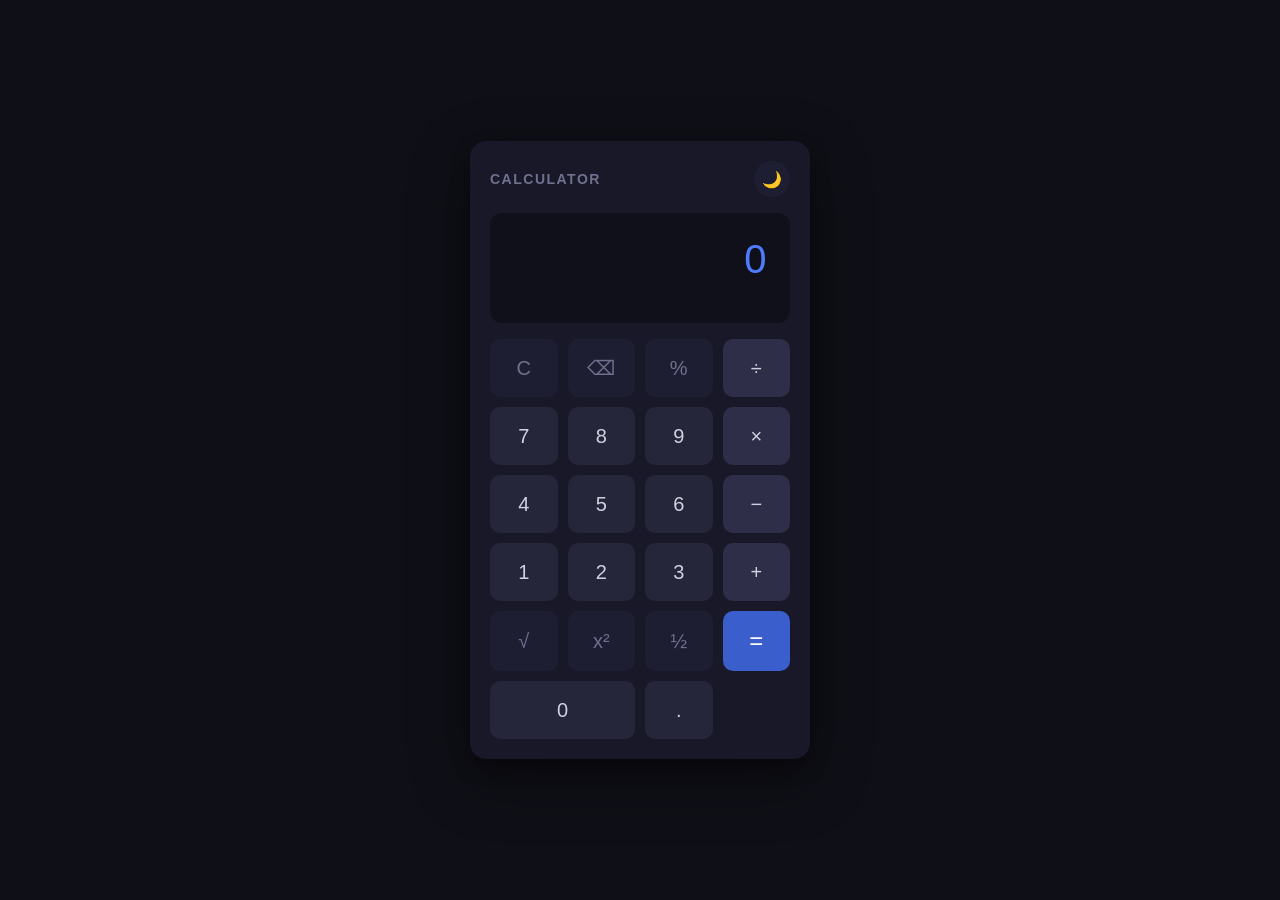
<file: web_apps/1_calculator/index.html>
<!DOCTYPE html>
<html lang="en">

<head>
    <meta charset="UTF-8">
    <meta name="viewport" content="width=device-width, initial-scale=1.0">
    <title>Calculator</title>
    <link rel="stylesheet" href="style.css">
</head>

<body>
    <div class="calculator">
        <header>
            <span class="logo">Calculator</span>
            <button class="theme-btn" id="themeToggle" aria-label="Toggle theme">🌙</button>
        </header>
        <div class="display">
            <div class="result" id="result">0</div>
            <div class="expression" id="expression">&nbsp;</div>
        </div>
        <div class="buttons">
            <button class="btn func" data-action="clear">C</button>
            <button class="btn func" data-action="backspace">⌫</button>
            <button class="btn func" data-action="percent">%</button>
            <button class="btn op" data-action="divide">÷</button>

            <button class="btn num" data-value="7">7</button>
            <button class="btn num" data-value="8">8</button>
            <button class="btn num" data-value="9">9</button>
            <button class="btn op" data-action="multiply">×</button>

            <button class="btn num" data-value="4">4</button>
            <button class="btn num" data-value="5">5</button>
            <button class="btn num" data-value="6">6</button>
            <button class="btn op" data-action="subtract">−</button>

            <button class="btn num" data-value="1">1</button>
            <button class="btn num" data-value="2">2</button>
            <button class="btn num" data-value="3">3</button>
            <button class="btn op" data-action="add">+</button>

            <button class="btn func" data-action="sqrt">√</button>
            <button class="btn func" data-action="square">x²</button>
            <button class="btn func" data-action="half">½</button>
            <button class="btn equals" data-action="equals">=</button>

            <button class="btn num span-two" data-value="0">0</button>
            <button class="btn num" data-value=".">.</button>
        </div>
    </div>
    <script src="script.js"></script>
</body>

</html>
</file>
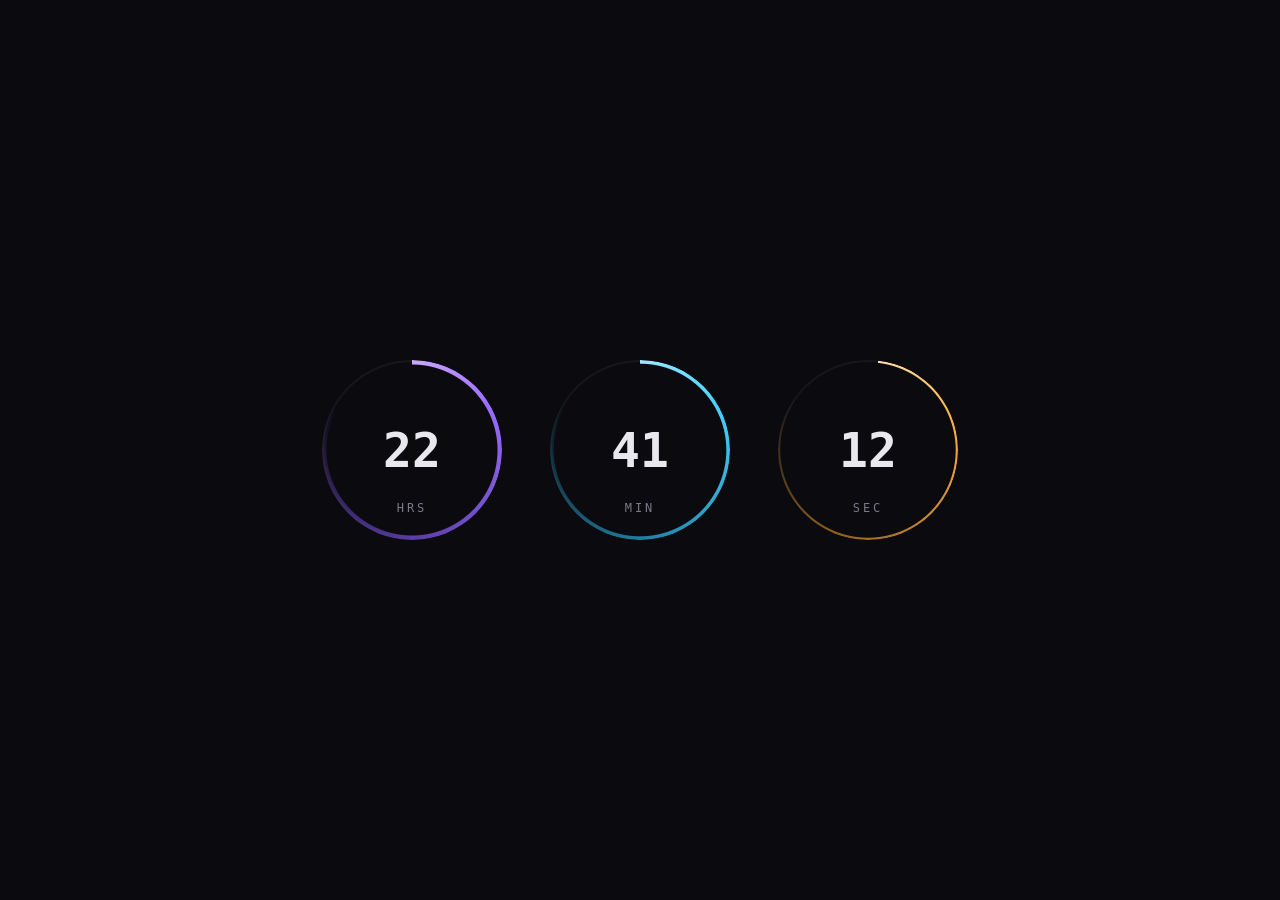
<file: web_apps/2_clock/index.html>
<!DOCTYPE html>
<html lang="en">

<head>
  <meta charset="UTF-8">
  <meta name="viewport" content="width=device-width, initial-scale=1.0">
  <title>Vibe Clock</title>
  <link rel="stylesheet" href="styles.css">
</head>

<body>
  <main class="clock"></main>
  <script type="module" src="js/clock.js"></script>
</body>

</html>
</file>
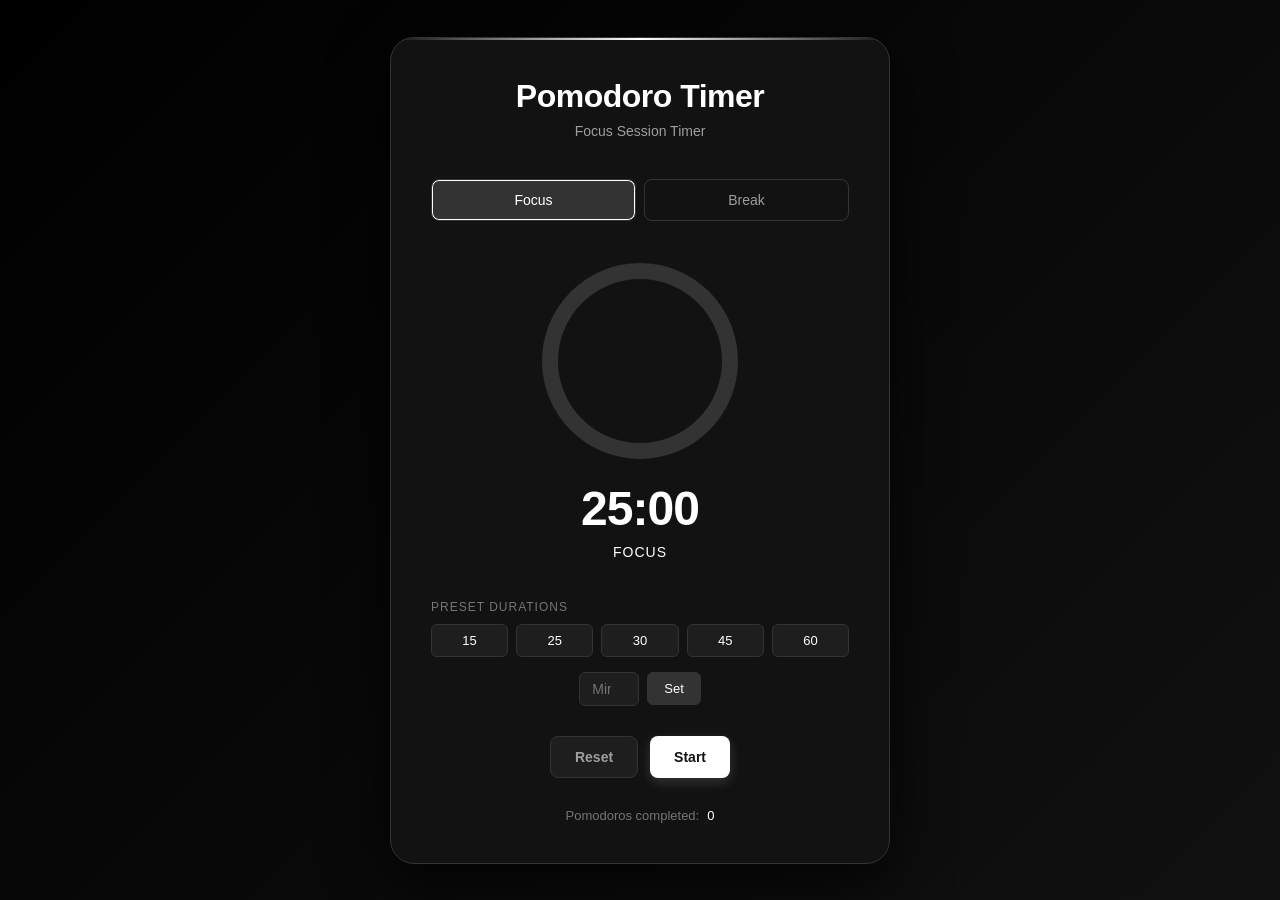
<file: web_apps/3_pomodoro_timer/index.html>
<!DOCTYPE html>
<html lang="en">

<head>
    <meta charset="UTF-8">
    <meta name="viewport" content="width=device-width, initial-scale=1.0">
    <title>Pomodoro Timer</title>
    <link rel="stylesheet" href="style.css">
</head>

<body>
    <div class="container">
        <div class="glow-effect"></div>

        <div class="header">
            <h1>Pomodoro Timer</h1>
            <div class="subtitle">Focus Session Timer</div>
        </div>

        <div class="mode-selector">
            <button class="mode-btn active" data-mode="focus">Focus</button>
            <button class="mode-btn" data-mode="break">Break</button>
        </div>

        <div class="timer-container" id="timerContainer">
            <svg class="progress-ring" viewBox="0 0 100 100">
                <defs>
                    <linearGradient id="gradient" x1="0%" y1="0%" x2="100%" y2="100%">
                        <stop offset="0%" style="stop-color: #ffffff; stop-opacity: 1" />
                        <stop offset="100%" style="stop-color: #9e9e9e; stop-opacity: 1" />
                    </linearGradient>
                </defs>
                <circle class="progress-ring__circle-bg" cx="50" cy="50" r="45" fill="none" stroke="#333333"
                    stroke-width="8" />
                <circle class="progress-ring__circle" cx="50" cy="50" r="45" stroke-dasharray="282.7"
                    stroke-dashoffset="282.7" />
            </svg>
            <div class="timer-display" id="timerDisplay">25:00</div>
            <div class="mode-label" id="modeLabel">FOCUS</div>
        </div>

        <div class="controls-section">
            <div class="durations">
                <div class="durations-label">Preset Durations</div>
                <div class="duration-buttons">
                    <button class="duration-btn" data-duration="15">15</button>
                    <button class="duration-btn" data-duration="25">25</button>
                    <button class="duration-btn" data-duration="30">30</button>
                    <button class="duration-btn" data-duration="45">45</button>
                    <button class="duration-btn" data-duration="60">60</button>
                </div>
                <div class="custom-duration">
                    <input type="number" class="custom-input" id="customMinutes" placeholder="Min" min="1" max="120">
                    <button class="set-duration-btn" id="setCustomDuration">Set</button>
                </div>
            </div>
        </div>

        <div class="action-buttons">
            <button class="action-btn secondary" id="resetBtn">Reset</button>
            <button class="action-btn primary" id="startBtn">Start</button>
        </div>

        <div class="stats">
            <span>Pomodoros completed:</span>
            <span class="stat-value" id="pomodoroCount">0</span>
        </div>
    </div>

    <script type="module" src="js/app.js"></script>
</body>

</html>
</file>
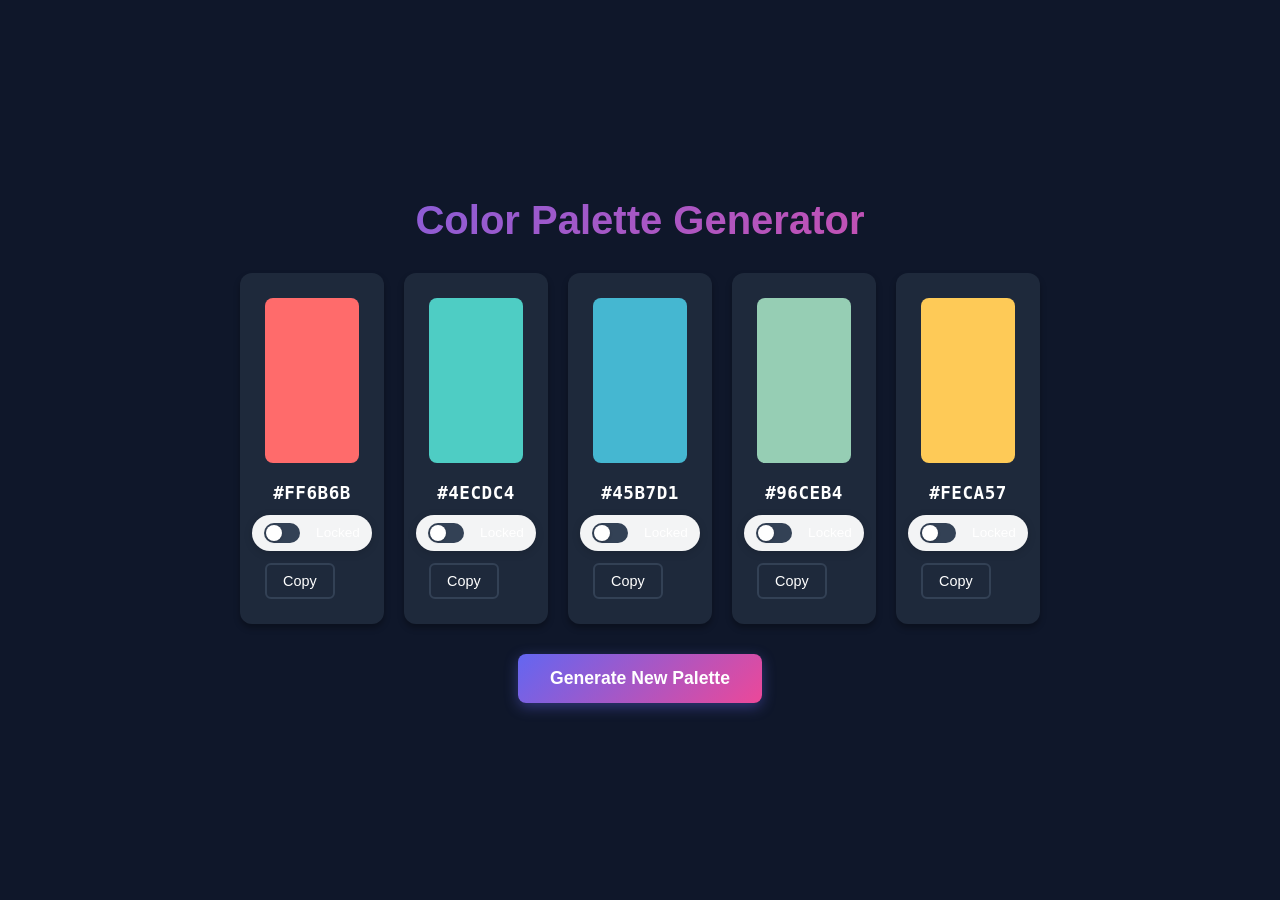
<file: web_apps/4_color_palette_generator/index.html>
<!DOCTYPE html>
<html lang="en">

<head>
    <meta charset="UTF-8">
    <meta name="viewport" content="width=device-width, initial-scale=1.0">
    <title>Color Palette Generator</title>
    <link rel="stylesheet" href="styles.css">
</head>

<body>
    <div class="container">
        <h1>Color Palette Generator</h1>

        <div class="palette-container">
            <div class="color-card">
                <div class="color-display" style="background-color: #FF6B6B"></div>
                <div class="card-content">
                    <div class="hex-value">#FF6B6B</div>
                    <div class="lock-toggle-row">
                        <div class="lock-toggle">
                            <input type="checkbox" class="toggle-input" id="lock-0">
                            <label class="toggle-label" for="lock-0">
                                <span class="toggle-track">
                                    <span class="toggle-thumb"></span>
                                </span>
                                <span class="toggle-text">Locked</span>
                            </label>
                        </div>
                    </div>
                    <div class="card-controls">
                        <button class="copy-btn" title="Copy HEX value">Copy</button>
                    </div>
                    <div class="copy-feedback">Copied!</div>
                </div>
            </div>

            <div class="color-card">
                <div class="color-display" style="background-color: #4ECDC4"></div>
                <div class="card-content">
                    <div class="hex-value">#4ECDC4</div>
                    <div class="lock-toggle-row">
                        <div class="lock-toggle">
                            <input type="checkbox" class="toggle-input" id="lock-1">
                            <label class="toggle-label" for="lock-1">
                                <span class="toggle-track">
                                    <span class="toggle-thumb"></span>
                                </span>
                                <span class="toggle-text">Locked</span>
                            </label>
                        </div>
                    </div>
                    <div class="card-controls">
                        <button class="copy-btn" title="Copy HEX value">Copy</button>
                    </div>
                    <div class="copy-feedback">Copied!</div>
                </div>
            </div>

            <div class="color-card">
                <div class="color-display" style="background-color: #45B7D1"></div>
                <div class="card-content">
                    <div class="hex-value">#45B7D1</div>
                    <div class="lock-toggle-row">
                        <div class="lock-toggle">
                            <input type="checkbox" class="toggle-input" id="lock-2">
                            <label class="toggle-label" for="lock-2">
                                <span class="toggle-track">
                                    <span class="toggle-thumb"></span>
                                </span>
                                <span class="toggle-text">Locked</span>
                            </label>
                        </div>
                    </div>
                    <div class="card-controls">
                        <button class="copy-btn" title="Copy HEX value">Copy</button>
                    </div>
                    <div class="copy-feedback">Copied!</div>
                </div>
            </div>

            <div class="color-card">
                <div class="color-display" style="background-color: #96CEB4"></div>
                <div class="card-content">
                    <div class="hex-value">#96CEB4</div>
                    <div class="lock-toggle-row">
                        <div class="lock-toggle">
                            <input type="checkbox" class="toggle-input" id="lock-3">
                            <label class="toggle-label" for="lock-3">
                                <span class="toggle-track">
                                    <span class="toggle-thumb"></span>
                                </span>
                                <span class="toggle-text">Locked</span>
                            </label>
                        </div>
                    </div>
                    <div class="card-controls">
                        <button class="copy-btn" title="Copy HEX value">Copy</button>
                    </div>
                    <div class="copy-feedback">Copied!</div>
                </div>
            </div>

            <div class="color-card">
                <div class="color-display" style="background-color: #FECA57"></div>
                <div class="card-content">
                    <div class="hex-value">#FECA57</div>
                    <div class="lock-toggle-row">
                        <div class="lock-toggle">
                            <input type="checkbox" class="toggle-input" id="lock-4">
                            <label class="toggle-label" for="lock-4">
                                <span class="toggle-track">
                                    <span class="toggle-thumb"></span>
                                </span>
                                <span class="toggle-text">Locked</span>
                            </label>
                        </div>
                    </div>
                    <div class="card-controls">
                        <button class="copy-btn" title="Copy HEX value">Copy</button>
                    </div>
                    <div class="copy-feedback">Copied!</div>
                </div>
            </div>
        </div>

        <button class="generate-btn" id="generateBtn">Generate New Palette</button>
    </div>

    <script src="script.js"></script>
</body>

</html>
</file>
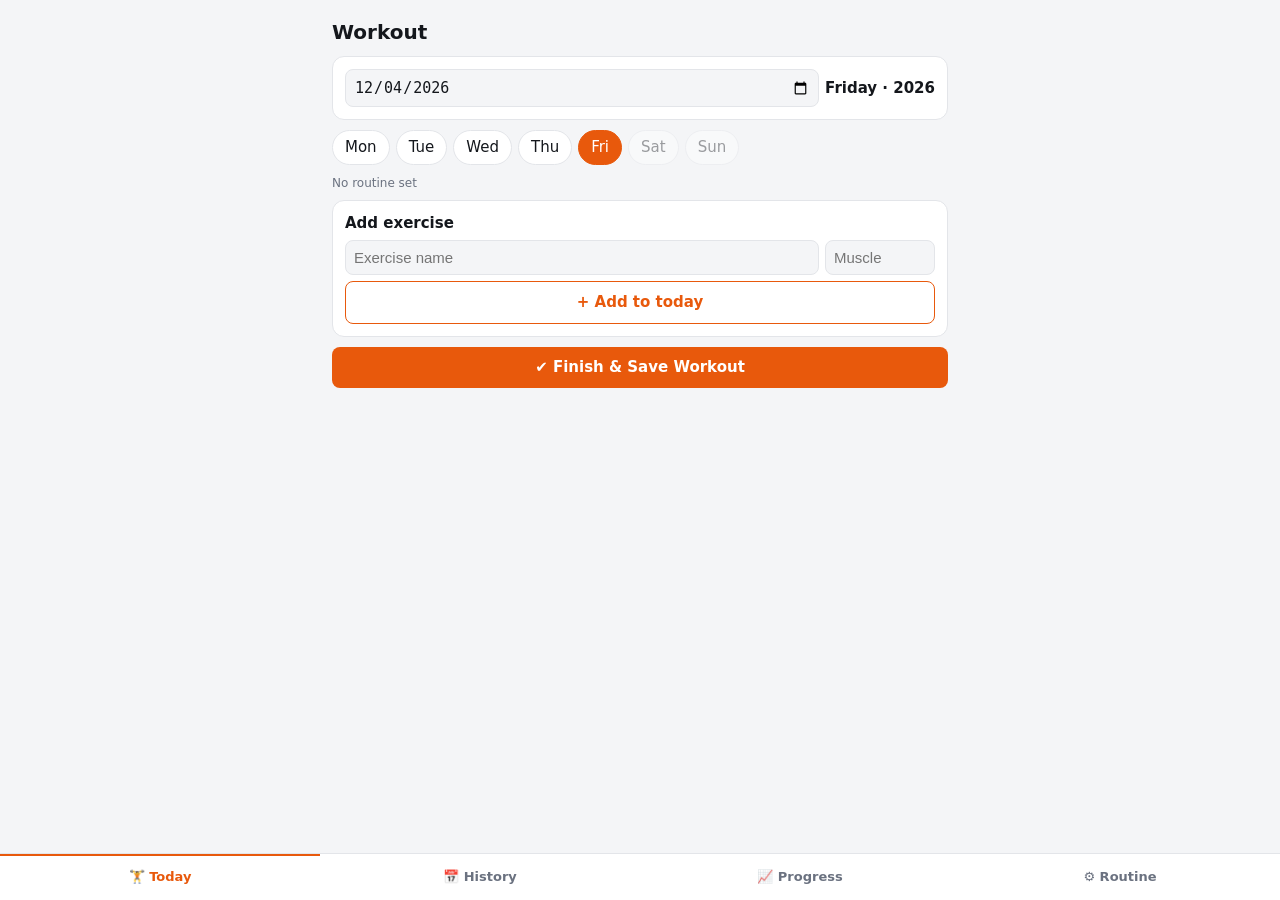
<file: web_apps/5_gym_progression_tracker/index.html>
<!DOCTYPE html>
<html lang="en">

<head>
  <meta charset="utf-8">
  <meta name="viewport" content="width=device-width, initial-scale=1, viewport-fit=cover">
  <title>Gym Tracker</title>
  <script>
    // Apply a stored theme before the stylesheet paints, so a dark-mode user
    // never gets a flash of the light palette on reload. The runtime app owns
    // changes after boot; this only covers the first paint.
    try {
      var t = JSON.parse(localStorage.getItem('gym_theme'));
      if (t === 'light' || t === 'dark') document.documentElement.setAttribute('data-theme', t);
      else if (t === 'system') document.documentElement.removeAttribute('data-theme');
    } catch (e) { }
  </script>
  <link rel="stylesheet" href="css/style.css">
</head>

<body>
  <main id="v"></main>
  <nav id="nav"></nav>
  <script src="js/store.js" defer></script>
  <script src="js/app.js" defer></script>
</body>

</html>
</file>
<file: web_apps/1_calculator/style.css>
*,
*::before,
*::after {
    margin: 0;
    padding: 0;
    box-sizing: border-box;
}

:root {
    --bg-page: #0f0f17;
    --bg-calc: #181828;
    --bg-display: #10101a;
    --btn-num-bg: #26263a;
    --btn-num-hover: #30304a;
    --btn-num-active: #3a3a55;
    --btn-op-bg: #2e2e48;
    --btn-op-hover: #383858;
    --btn-op-active: #424268;
    --btn-func-bg: #1e1e32;
    --btn-func-hover: #282842;
    --btn-func-active: #323252;
    --btn-equals-bg: #3a5fcc;
    --btn-equals-hover: #4a6fdc;
    --btn-equals-active: #2a4fbc;
    --text-primary: #e0e0ee;
    --text-secondary: #707090;
    --text-result: #4f7cff;
    --text-btn: #d0d0e0;
    --text-btn-op: #d0d0e0;
    --border: #28283e;
    --shadow: rgba(0, 0, 0, 0.4);
}

[data-theme="light"] {
    --bg-page: #c0c0ca;
    --bg-calc: #d0d0da;
    --bg-display: #dadae2;
    --btn-num-bg: #b8b8c4;
    --btn-num-hover: #a8a8b4;
    --btn-num-active: #9898a4;
    --btn-op-bg: #a8a8b6;
    --btn-op-hover: #9898a6;
    --btn-op-active: #888896;
    --btn-func-bg: #c4c4ce;
    --btn-func-hover: #b4b4be;
    --btn-func-active: #a4a4ae;
    --btn-equals-bg: #2a4fbc;
    --btn-equals-hover: #3a5fcc;
    --btn-equals-active: #1a3f9c;
    --text-primary: #18182a;
    --text-secondary: #585878;
    --text-result: #2a4fbc;
    --text-btn: #18182a;
    --text-btn-op: #18182a;
    --border: #b0b0bc;
    --shadow: rgba(0, 0, 0, 0.15);
}

body {
    font-family: -apple-system, BlinkMacSystemFont, 'Segoe UI', Roboto, Oxygen, Ubuntu, sans-serif;
    background: var(--bg-page);
    display: flex;
    justify-content: center;
    align-items: center;
    min-height: 100vh;
    transition: background 0.3s ease;
    -webkit-tap-highlight-color: transparent;
    user-select: none;
}

.calculator {
    background: var(--bg-calc);
    border-radius: 16px;
    padding: 20px;
    width: 340px;
    box-shadow: 0 20px 60px var(--shadow), 0 8px 20px rgba(0, 0, 0, 0.3);
    transition: background 0.3s ease, box-shadow 0.3s ease;
}

header {
    display: flex;
    justify-content: space-between;
    align-items: center;
    margin-bottom: 16px;
}

.logo {
    font-size: 14px;
    font-weight: 600;
    letter-spacing: 1.5px;
    text-transform: uppercase;
    color: var(--text-secondary);
    transition: color 0.3s ease;
}

.theme-btn {
    background: var(--btn-func-bg);
    border: none;
    color: var(--text-primary);
    width: 36px;
    height: 36px;
    border-radius: 50%;
    cursor: pointer;
    font-size: 16px;
    display: flex;
    align-items: center;
    justify-content: center;
    transition: background 0.2s ease, color 0.3s ease;
}

.theme-btn:hover {
    background: var(--btn-func-hover);
}

.theme-btn:active {
    background: var(--btn-func-active);
}

.display {
    background: var(--bg-display);
    border-radius: 12px;
    padding: 20px 24px;
    margin-bottom: 16px;
    min-height: 110px;
    display: flex;
    flex-direction: column;
    justify-content: flex-end;
    align-items: flex-end;
    transition: background 0.3s ease;
    overflow: hidden;
}

.expression {
    font-size: 14px;
    color: var(--text-secondary);
    min-height: 20px;
    word-break: break-all;
    text-align: right;
    width: 100%;
    transition: color 0.3s ease;
    line-height: 1.4;
}

.result {
    font-size: 40px;
    font-weight: 300;
    color: var(--text-result);
    word-break: break-all;
    text-align: right;
    width: 100%;
    line-height: 1.2;
    transition: color 0.3s ease;
    letter-spacing: -0.5px;
}

.buttons {
    display: grid;
    grid-template-columns: repeat(4, 1fr);
    gap: 10px;
}

.btn {
    border: none;
    border-radius: 10px;
    padding: 16px 8px;
    font-size: 20px;
    font-weight: 500;
    cursor: pointer;
    transition: background 0.15s ease, transform 0.1s ease, color 0.3s ease;
    display: flex;
    align-items: center;
    justify-content: center;
    min-height: 58px;
}

.btn:active {
    transform: scale(0.95);
}

.btn.num {
    background: var(--btn-num-bg);
    color: var(--text-btn);
}

.btn.num:hover {
    background: var(--btn-num-hover);
}

.btn.num:active {
    background: var(--btn-num-active);
}

.btn.op {
    background: var(--btn-op-bg);
    color: var(--text-btn-op);
}

.btn.op:hover {
    background: var(--btn-op-hover);
}

.btn.op:active {
    background: var(--btn-op-active);
}

.btn.func {
    background: var(--btn-func-bg);
    color: var(--text-secondary);
}

.btn.func:hover {
    background: var(--btn-func-hover);
    color: var(--text-primary);
}

.btn.func:active {
    background: var(--btn-func-active);
}

.btn.equals {
    background: var(--btn-equals-bg);
    color: #ffffff;
    font-size: 24px;
}

.btn.equals:hover {
    background: var(--btn-equals-hover);
}

.btn.equals:active {
    background: var(--btn-equals-active);
}

.span-two {
    grid-column: span 2;
}
</file>
<file: web_apps/2_clock/styles.css>
:root {
  --bg: #0a0a0f;
  --bg-2: #14141c;
  --ink: #e8e8ee;
  --ink-dim: #7a7a88;
  --stroke-thin: 2px;
  --stroke-thick: 4px;
  --c-hours-base: #9b6dff;
  --c-hours-bright: #c9a8ff;
  --c-hours-dim: #5a3da6;
  --c-minutes-base: #46d3ff;
  --c-minutes-bright: #9be9ff;
  --c-minutes-dim: #1f7fa3;
  --c-seconds-base: #ffb347;
  --c-seconds-bright: #ffe0a8;
  --c-seconds-dim: #a06a1f;
}

body {
  margin: 0;
  padding: 0;
  display: grid;
  place-items: center;
  min-height: 100vh;
  background: var(--bg);
  color: var(--ink);
  font-family: ui-monospace, monospace;
  -webkit-font-smoothing: antialiased;
  -moz-osx-font-smoothing: grayscale;
}

.clock {
  display: flex;
  align-items: center;
  justify-content: center;
  gap: clamp(16px, 4vw, 48px);
}

.ring {
  position: relative;
  width: clamp(120px, 24vmin, 180px);
  aspect-ratio: 1;
}

@media (max-width: 480px) {
  .clock {
    flex-direction: column;
    gap: clamp(8px, 1.5vh, 20px);
  }

  .ring {
    width: min(70vw, 30vh);
  }

  .ring__value {
    font-size: min(14vw, 7vh);
  }

  .ring__label {
    font-size: min(3vw, 1.5vh);
    bottom: 10%;
  }
}

.ring__track {
  position: absolute;
  inset: 0;
  border-radius: 50%;
  border: 2px solid rgba(255, 255, 255, 0.05);
}

.ring__perimeter {
  position: absolute;
  inset: 0;
  border-radius: 50%;
  background: conic-gradient(
    from var(--phase, 0deg),
    var(--accent-bright) 0deg,
    var(--accent) 60deg,
    var(--accent-dim) 180deg,
    transparent 300deg
  );
  -webkit-mask: radial-gradient(
    circle closest-side,
    transparent calc(100% - var(--stroke) - 1px),
    #000 calc(100% - var(--stroke))
  );
  mask: radial-gradient(
    circle closest-side,
    transparent calc(100% - var(--stroke) - 1px),
    #000 calc(100% - var(--stroke))
  );
  will-change: transform;
}

.ring__value {
  position: absolute;
  inset: 0;
  display: grid;
  place-items: center;
  font-weight: 600;
  font-size: clamp(28px, 6vmin, 48px);
  line-height: 1;
  color: var(--ink);
}

.ring__label {
  position: absolute;
  bottom: 14%;
  left: 0;
  right: 0;
  text-align: center;
  font-size: clamp(10px, 1.6vmin, 12px);
  letter-spacing: 0.25em;
  color: var(--ink-dim);
}

.ring--hours { --stroke: var(--stroke-thick); }
.ring--hours { --accent: var(--c-hours-base); --accent-bright: var(--c-hours-bright); --accent-dim: var(--c-hours-dim); }
.ring--minutes { --stroke: calc(var(--stroke-thick) * 0.8); }
.ring--minutes { --accent: var(--c-minutes-base); --accent-bright: var(--c-minutes-bright); --accent-dim: var(--c-minutes-dim); }
.ring--seconds { --stroke: calc(var(--stroke-thin) * 0.9); }
.ring--seconds { --accent: var(--c-seconds-base); --accent-bright: var(--c-seconds-bright); --accent-dim: var(--c-seconds-dim); }
</file>
<file: web_apps/3_pomodoro_timer/style.css>
* {
    margin: 0;
    padding: 0;
    box-sizing: border-box;
}

:root {
    --bg-start: #000000;
    --bg-end: #111111;
    --card-bg: #121212;
    --text-primary: #ffffff;
    --text-secondary: #9e9e9e;
    --text-tertiary: #757575;
    --accent-primary: #333333;
    --accent-secondary: #1e1e1e;
    --border-color: #333333;
    --focus-color: #ffffff;
    --break-color: #9e9e9e;
    --focus-color-active: #ffffff;
    --break-color-active: #d4d4d4;
}

body {
    font-family: -apple-system, BlinkMacSystemFont, 'Segoe UI', Roboto, sans-serif;
    background: linear-gradient(135deg, var(--bg-start), var(--bg-end));
    background-attachment: fixed;
    min-height: 100vh;
    display: flex;
    align-items: center;
    justify-content: center;
    color: var(--text-primary);
    overflow-y: auto;
}

.container {
    background: var(--card-bg);
    border-radius: 24px;
    padding: 40px;
    box-shadow: 0 20px 60px rgba(0, 0, 0, 0.8);
    border: 1px solid var(--border-color);
    width: 100%;
    max-width: 500px;
    position: relative;
    overflow: hidden;
}

.glow-effect {
    position: absolute;
    top: 0;
    left: 0;
    right: 0;
    height: 2px;
    background: linear-gradient(90deg, transparent, var(--text-primary), transparent);
    animation: glow 3s ease-in-out infinite;
}

@keyframes glow {
    0%, 100% { opacity: 0; }
    50% { opacity: 0.6; }
}

.header {
    margin-bottom: 40px;
}

h1 {
    font-size: 32px;
    font-weight: 600;
    text-align: center;
    margin-bottom: 8px;
    letter-spacing: -0.5px;
}

.subtitle {
    font-size: 14px;
    color: var(--text-secondary);
    text-align: center;
    font-weight: 400;
}

.mode-selector {
    display: flex;
    gap: 8px;
    margin-bottom: 40px;
}

.mode-btn {
    flex: 1;
    padding: 12px;
    background: transparent;
    border: 1px solid var(--border-color);
    border-radius: 8px;
    color: var(--text-secondary);
    font-size: 14px;
    font-weight: 500;
    cursor: pointer;
    transition: all 0.3s ease;
    position: relative;
    overflow: hidden;
}

.mode-btn:hover {
    background: var(--accent-primary);
    border-color: var(--text-tertiary);
    color: var(--text-primary);
}

.mode-btn.active {
    color: var(--text-primary);
    background: var(--accent-primary);
    box-shadow: inset 0 0 0 1px var(--text-primary);
}

.mode-btn:focus {
    outline: none;
    box-shadow: 0 0 0 2px rgba(255, 255, 255, 0.1);
}

.timer-container {
    display: flex;
    flex-direction: column;
    align-items: center;
    margin-bottom: 40px;
}

.progress-ring {
    width: 200px;
    height: 200px;
    margin-bottom: 20px;
}

.progress-ring__circle {
    stroke: url(#gradient);
    stroke-width: 8;
    fill: transparent;
    stroke-linecap: round;
    transform: rotate(-90deg);
    transform-origin: center;
    transition: stroke-dashoffset 0.1s linear;
}

.timer-display {
    font-size: 48px;
    font-weight: 700;
    font-variant-numeric: tabular-nums;
    letter-spacing: -1px;
}

.mode-label {
    font-size: 14px;
    color: var(--text-secondary);
    margin-top: 8px;
    text-transform: uppercase;
    letter-spacing: 1px;
}

.controls-section {
    margin-bottom: 30px;
}

.durations {
    margin-bottom: 20px;
}

.durations-label {
    font-size: 12px;
    color: var(--text-tertiary);
    margin-bottom: 10px;
    text-transform: uppercase;
    letter-spacing: 1px;
}

.duration-buttons {
    display: grid;
    grid-template-columns: repeat(5, 1fr);
    gap: 8px;
    margin-bottom: 12px;
}

.duration-btn {
    padding: 8px;
    background: var(--accent-secondary);
    border: 1px solid var(--border-color);
    border-radius: 6px;
    color: var(--text-primary);
    font-size: 13px;
    cursor: pointer;
    transition: all 0.2s ease;
    font-weight: 500;
}

.duration-btn:hover {
    background: var(--accent-primary);
    border-color: var(--text-tertiary);
    transform: translateY(-1px);
}

.duration-btn.active {
    background: var(--text-primary);
    color: var(--card-bg);
    border-color: var(--text-primary);
    box-shadow: 0 0 12px rgba(255, 255, 255, 0.2);
}

.custom-duration {
    display: flex;
    align-items: center;
    justify-content: center;
    gap: 8px;
    margin-top: 15px;
}

.custom-input {
    width: 60px;
    padding: 8px 12px;
    background: var(--accent-secondary);
    border: 1px solid var(--border-color);
    border-radius: 6px;
    color: var(--text-primary);
    font-size: 14px;
    text-align: center;
    font-family: inherit;
}

.custom-input:focus {
    outline: none;
    border-color: var(--text-primary);
    box-shadow: 0 0 0 2px rgba(255, 255, 255, 0.1);
}

.custom-input::placeholder {
    color: var(--text-tertiary);
}

.set-duration-btn {
    padding: 8px 16px;
    background: var(--accent-primary);
    border: 1px solid var(--border-color);
    border-radius: 6px;
    color: var(--text-primary);
    font-size: 13px;
    cursor: pointer;
    transition: all 0.2s ease;
    font-weight: 500;
}

.set-duration-btn:hover {
    background: var(--text-primary);
    color: var(--card-bg);
    box-shadow: 0 0 12px rgba(255, 255, 255, 0.15);
}

.action-buttons {
    display: flex;
    gap: 12px;
    justify-content: center;
    margin-bottom: 30px;
}

.action-btn {
    padding: 12px 24px;
    border-radius: 8px;
    font-size: 14px;
    font-weight: 600;
    cursor: pointer;
    transition: all 0.3s ease;
    position: relative;
    overflow: hidden;
    border: none;
}

.action-btn::before {
    content: '';
    position: absolute;
    top: 0;
    left: -100%;
    width: 100%;
    height: 100%;
    background: linear-gradient(90deg, transparent, rgba(255, 255, 255, 0.1), transparent);
    transition: left 0.5s ease;
}

.action-btn:hover::before {
    left: 100%;
}

.action-btn.primary {
    background: var(--text-primary);
    color: var(--card-bg);
    box-shadow: 0 4px 12px rgba(255, 255, 255, 0.15);
}

.action-btn.primary:hover {
    transform: translateY(-2px);
    box-shadow: 0 6px 20px rgba(255, 255, 255, 0.25);
}

.action-btn.secondary {
    background: var(--accent-secondary);
    color: var(--text-secondary);
    border: 1px solid var(--border-color);
}

.action-btn.secondary:hover {
    background: var(--accent-primary);
    color: var(--text-primary);
}

.stats {
    display: flex;
    align-items: center;
    justify-content: center;
    gap: 8px;
    font-size: 13px;
    color: var(--text-tertiary);
}

.stat-value {
    color: var(--text-primary);
    font-weight: 500;
}

.gradient-fill {
    fill: none;
}

/* Animation for pause */
.timer-display.paused {
    animation: pulse 1s ease-in-out infinite;
}

@keyframes pulse {
    0%, 100% { opacity: 1; }
    50% { opacity: 0.8; }
}

/* Animation for complete */
.timer-container.complete .progress-ring__circle {
    animation: complete 0.5s ease-out;
}

@keyframes complete {
    0% { stroke-dashoffset: 0; }
    50% { stroke-dashoffset: 0; }
    100% { stroke-dashoffset: 0; }
}

/* Responsive */
@media (max-width: 480px) {
    .container {
        padding: 30px 20px;
    }

    .progress-ring {
        width: 180px;
        height: 180px;
    }

    .timer-display {
        font-size: 40px;
    }

    .duration-buttons {
        grid-template-columns: repeat(4, 1fr);
    }
}
</file>
<file: web_apps/4_color_palette_generator/styles.css>
* {
    margin: 0;
    padding: 0;
    box-sizing: border-box;
}

:root {
    --primary-color: #6366f1;
    --primary-hover: #4f46e5;
    --text-primary: #ffffff;
    --text-secondary: #94a3b8;
    --bg-dark: #0f172a;
    --bg-light: #1e293b;
    --border-color: #334155;
    --copy-success: #10b981;
    --card-shadow: 0 4px 6px rgba(0, 0, 0, 0.3);
    --card-shadow-hover: 0 8px 12px rgba(0, 0, 0, 0.5);
}

body {
    font-family: -apple-system, BlinkMacSystemFont, 'Segoe UI', Roboto, 'Helvetica Neue', Arial, sans-serif;
    background-color: var(--bg-dark);
    color: var(--text-primary);
    min-height: 100vh;
    display: flex;
    justify-content: center;
    align-items: center;
    padding: 20px;
}

.container {
    max-width: 1200px;
    width: 100%;
    text-align: center;
}

h1 {
    margin-bottom: 30px;
    font-size: 2.5rem;
    font-weight: 600;
    background: linear-gradient(135deg, #6366f1, #ec4899);
    -webkit-background-clip: text;
    -webkit-text-fill-color: transparent;
    background-clip: text;
}

.palette-container {
    display: grid;
    grid-template-columns: repeat(auto-fit, minmax(140px, 1fr));
    gap: 20px;
    margin-bottom: 30px;
    max-width: 800px;
    margin-left: auto;
    margin-right: auto;
}

.color-card {
    background-color: var(--bg-light);
    border-radius: 12px;
    padding: 25px;
    box-shadow: var(--card-shadow);
    transition: transform 0.2s ease, box-shadow 0.2s ease;
    cursor: pointer;
    position: relative;
    overflow: hidden;
}

.color-card:hover {
    transform: translateY(-2px);
    box-shadow: var(--card-shadow-hover);
}

.color-display {
    width: 100%;
    height: 165px;
    border-radius: 8px;
    margin-bottom: 20px;
    transition: transform 0.3s ease;
    position: relative;
}

.color-card:hover .color-display {
    transform: scale(1.02);
}

.card-content {
    position: relative;
}

.hex-value {
    font-family: 'Monaco', 'Menlo', 'Ubuntu Mono', monospace;
    font-size: 1.1rem;
    font-weight: 600;
    margin-bottom: 12px;
    word-break: break-all;
    letter-spacing: 0.5px;
}

.card-controls {
    display: flex;
    justify-content: space-between;
    align-items: center;
}

.copy-btn {
    background-color: transparent;
    border: 2px solid var(--border-color);
    color: var(--text-primary);
    padding: 8px 16px;
    border-radius: 6px;
    cursor: pointer;
    font-size: 0.9rem;
    font-weight: 500;
    transition: all 0.2s ease;
    outline: none;
}

.copy-btn:hover {
    background-color: var(--primary-color);
    border-color: var(--primary-color);
    transform: translateY(-1px);
}

.copy-btn:active {
    transform: translateY(0);
}

.lock-toggle-row {
    display: flex;
    justify-content: center;
    margin: 12px 0;
}

.toggle-input {
    display: none;
}

.toggle-label {
    display: flex;
    align-items: center;
    gap: 8px;
    cursor: pointer;
    user-select: none;
    font-size: 0.85rem;
    color: var(--text-primary);
    font-weight: 500;
}

.lock-toggle {
    display: flex;
    align-items: center;
    gap: 8px;
    background: rgba(255, 255, 255, 0.95);
    padding: 8px 12px;
    border-radius: 20px;
    box-shadow: 0 2px 8px rgba(0, 0, 0, 0.15);
    backdrop-filter: blur(10px);
    margin: 0 auto;
}

.toggle-input {
    display: none;
}

.toggle-label {
    display: flex;
    align-items: center;
    gap: 8px;
    cursor: pointer;
    user-select: none;
    font-size: 0.85rem;
    color: var(--text-primary);
    font-weight: 500;
}

.toggle-track {
    width: 36px;
    height: 20px;
    background-color: var(--border-color);
    border-radius: 10px;
    position: relative;
    transition: background-color 0.2s ease;
    margin-right: 8px;
}

.toggle-thumb {
    width: 16px;
    height: 16px;
    background-color: #ffffff;
    border-radius: 50%;
    position: absolute;
    top: 2px;
    left: 2px;
    transition: transform 0.2s ease, background-color 0.2s ease;
    box-shadow: 0 1px 3px rgba(0, 0, 0, 0.2);
}

.toggle-input:checked + .toggle-label .toggle-track {
    background-color: var(--primary-color);
}

.toggle-input:checked + .toggle-label .toggle-thumb {
    transform: translateX(18px);
    background-color: #ffffff;
}

.toggle-input:disabled + .toggle-label {
    opacity: 0.5;
    cursor: not-allowed;
}

/* Responsive adjustments for lock toggle */
@media (max-width: 768px) {
    .lock-toggle {
        padding: 6px 10px;
    }
    
    .toggle-label {
        font-size: 0.8rem;
    }
    
    .toggle-track {
        width: 32px;
        height: 18px;
    }
    
    .toggle-thumb {
        width: 14px;
        height: 14px;
        top: 2px;
        left: 2px;
    }
    
    .toggle-input:checked + .toggle-label .toggle-thumb {
        transform: translateX(16px);
    }
}

.toggle-input:checked + .toggle-label .toggle-track {
    background-color: var(--primary-color);
}

.toggle-input:checked + .toggle-label .toggle-thumb {
    transform: translateX(18px);
    background-color: #ffffff;
}

.toggle-input:disabled + .toggle-label {
    opacity: 0.5;
    cursor: not-allowed;
}

.generate-btn {
    background: linear-gradient(135deg, #6366f1, #ec4899);
    color: white;
    border: none;
    padding: 14px 32px;
    border-radius: 8px;
    font-size: 1.1rem;
    font-weight: 600;
    cursor: pointer;
    transition: all 0.3s ease;
    outline: none;
    box-shadow: 0 4px 14px rgba(99, 102, 241, 0.4);
}

.generate-btn:hover {
    transform: translateY(-2px);
    box-shadow: 0 6px 20px rgba(99, 102, 241, 0.6);
}

.generate-btn:active {
    transform: translateY(0);
}

.copy-feedback {
    position: absolute;
    top: -30px;
    left: 50%;
    transform: translateX(-50%);
    background-color: var(--copy-success);
    color: white;
    padding: 6px 12px;
    border-radius: 6px;
    font-size: 0.85rem;
    font-weight: 500;
    opacity: 0;
    visibility: hidden;
    transition: opacity 0.2s ease, visibility 0.2s ease, transform 0.2s ease;
    white-space: nowrap;
    z-index: 10;
    box-shadow: 0 2px 8px rgba(16, 185, 129, 0.3);
}

.copy-feedback.show {
    opacity: 1;
    visibility: visible;
    transform: translateX(-50%) translateY(-5px);
}

/* Responsive design */
@media (max-width: 768px) {
    h1 {
        font-size: 2rem;
    }
    
    .palette-container {
        grid-template-columns: repeat(auto-fit, minmax(140px, 1fr));
        gap: 20px;
    }
    
    .color-display {
        height: 140px;
    }
    
    .hex-value {
        font-size: 1.1rem;
    }
    
    .copy-btn {
        padding: 8px 16px;
        font-size: 0.9rem;
    }
    
    .color-card {
        padding: 20px;
    }
}

@media (max-width: 480px) {
    .palette-container {
        grid-template-columns: repeat(auto-fit, minmax(120px, 1fr));
        gap: 18px;
    }
    
    .color-display {
        height: 115px;
    }
    
    .card-content {
        font-size: 1rem;
    }
    
    h1 {
        font-size: 1.8rem;
    }
    
    .color-card {
        padding: 18px;
    }
}
</file>
<file: web_apps/5_gym_progression_tracker/css/style.css>
:root {
  --bg: #f4f5f7;
  --card: #fff;
  --tx: #14171c;
  --mu: #6b7280;
  --ac: #e8590c;
  --bd: #e3e5e9;
  --ok: #2f9e44;
  box-sizing: border-box;
  padding-top: env(safe-area-inset-top, 0px);
  padding-bottom: env(safe-area-inset-bottom, 0px);
  color-scheme: light dark
}

@media (prefers-color-scheme:dark) {
  :root:not([data-theme="light"]) {
    --bg: #101216;
    --card: #1a1d23;
    --tx: #eceef2;
    --mu: #8b93a1;
    --bd: #2a2e36
  }
}

:root[data-theme="light"] {
  color-scheme: light
}

:root[data-theme="dark"] {
  --bg: #101216;
  --card: #1a1d23;
  --tx: #eceef2;
  --mu: #8b93a1;
  --bd: #2a2e36;
  color-scheme: dark
}

html {
  scroll-padding-top: env(safe-area-inset-top, 0px)
}

* {
  box-sizing: border-box
}

body {
  margin: 0;
  background: var(--bg);
  color: var(--tx);
  font: 15px/1.4 system-ui, -apple-system, Segoe UI, Roboto, sans-serif
}

main {
  max-width: 640px;
  margin: 0 auto;
  padding: 12px 12px 90px
}

nav {
  position: fixed;
  left: 0;
  right: 0;
  bottom: 0;
  display: flex;
  background: var(--card);
  border-top: 1px solid var(--bd);
  padding-bottom: env(safe-area-inset-bottom, 0px)
}

nav button {
  flex: 1;
  padding: 14px 4px;
  background: none;
  border: 0;
  color: var(--mu);
  font-weight: 600;
  font-size: 13px;
  white-space: nowrap
}

/* At 320px each tab is ~80px wide; the emoji + label cannot wrap without
   making the bar two lines. Tighten the type so the four tabs stay on one
   line, while leaving 360px+ layouts untouched. */
@media (max-width: 359px) {
  nav button {
    font-size: 12px;
    padding-left: 2px;
    padding-right: 2px
  }
}

nav button.on {
  color: var(--ac);
  box-shadow: inset 0 2px 0 var(--ac)
}

h2 {
  margin: 6px 0 10px;
  font-size: 20px
}

.card {
  background: var(--card);
  border: 1px solid var(--bd);
  border-radius: 12px;
  padding: 12px;
  margin-bottom: 10px
}

.mu {
  color: var(--mu);
  font-size: 12px
}

.chips {
  display: flex;
  gap: 6px;
  overflow-x: auto;
  margin-bottom: 10px
}

.chip {
  padding: 6px 12px;
  border-radius: 99px;
  border: 1px solid var(--bd);
  background: var(--card);
  color: var(--tx);
  white-space: nowrap
}

.chip:disabled {
  opacity: .4;
  cursor: not-allowed
}

.chip.on {
  background: var(--ac);
  border-color: var(--ac);
  color: #fff
}

input,
select {
  background: var(--bg);
  color: var(--tx);
  border: 1px solid var(--bd);
  border-radius: 8px;
  padding: 8px;
  font-size: 15px;
  min-width: 0
}

button {
  font: inherit;
  cursor: pointer
}

.btn {
  background: var(--ac);
  color: #fff;
  border: 0;
  border-radius: 8px;
  padding: 10px 14px;
  font-weight: 600
}

.btn.g {
  background: none;
  color: var(--ac);
  border: 1px solid var(--ac)
}

.btn.w {
  width: 100%
}

.row {
  display: flex;
  gap: 6px;
  align-items: center;
  margin-top: 6px
}

.row input {
  flex: 1;
  width: 0
}

.actions {
  display: flex;
  flex-wrap: wrap;
  gap: 6px;
  margin-top: 8px
}

.row .n {
  width: 22px;
  color: var(--mu);
  text-align: center;
  flex: none
}

.x {
  background: none;
  border: 0;
  color: var(--mu);
  font-size: 18px;
  padding: 4px 8px
}

.hd {
  display: flex;
  justify-content: space-between;
  align-items: flex-start;
  gap: 8px
}

.skip {
  opacity: .45
}

/* Compound selector so `.row input { flex:1; width:0 }` cannot stretch it. */
.row input.ok {
  accent-color: var(--ok);
  flex: 0 0 auto;
  width: 22px;
  height: 22px
}

.pl {
  display: grid;
  grid-template-columns: 1fr 1fr;
  gap: 6px;
  margin-top: 6px
}

.pl input {
  width: 100%
}

svg {
  width: 100%;
  height: auto
}

.st {
  display: flex;
  gap: 8px
}

.st div {
  flex: 1;
  text-align: center
}

.st b {
  display: block;
  font-size: 20px
}
</file>
